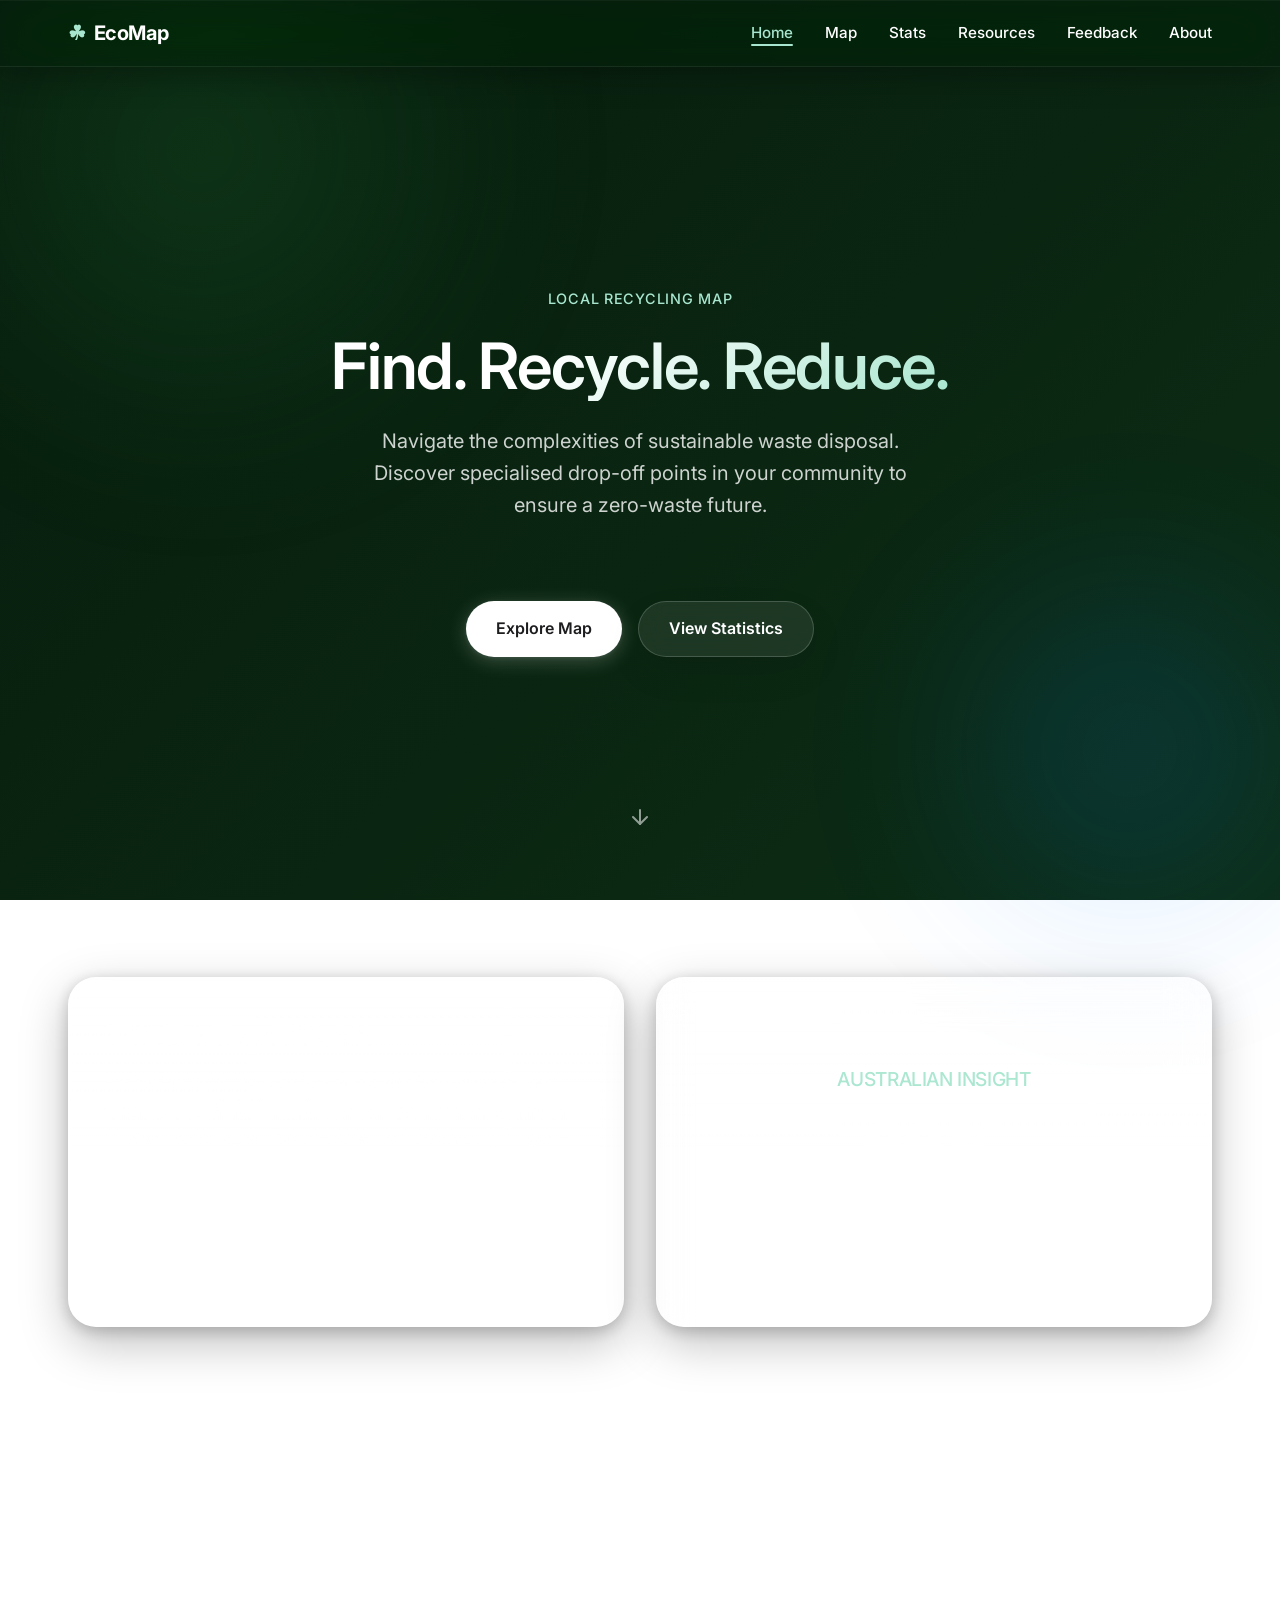
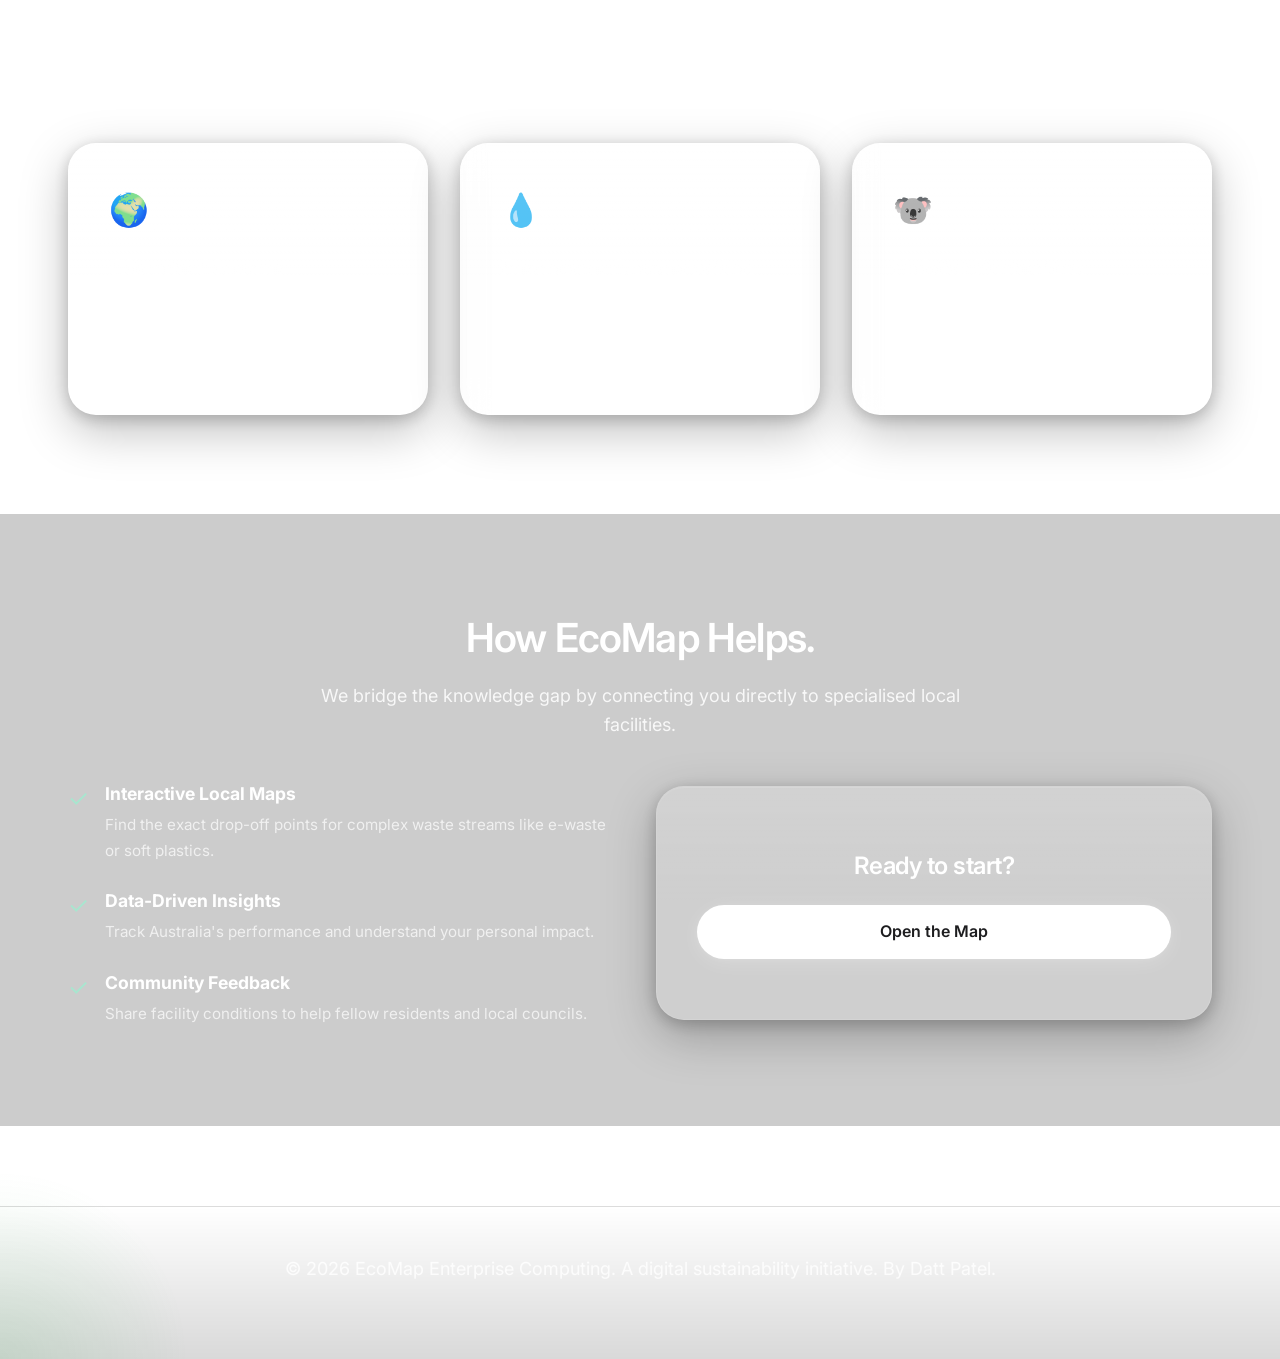
<file: index.html>
<!DOCTYPE html>
<html lang="en">

<head>
    <meta charset="UTF-8">
    <meta name="viewport" content="width=device-width, initial-scale=1.0">
    <title>EcoMap | Find. Recycle. Reduce.</title>
    <link rel="stylesheet" href="style.css">
    <meta name="description"
        content="A local recycling platform to help the community Find, Recycle, and Reduce waste effectively.">
</head>

<body class="home-theme">

    <nav class="navbar">
        <div class="nav-container">
            <a href="index.html" class="brand">
                <span class="eco-color">☘︎</span> EcoMap
            </a>
            <ul class="nav-links">
                <li><a href="index.html" class="nav-link">Home</a></li>
                <li><a href="map.html" class="nav-link">Map</a></li>
                <li><a href="stats.html" class="nav-link">Stats</a></li>
                <li><a href="resources.html" class="nav-link">Resources</a></li>
                <li><a href="feedback.html" class="nav-link">Feedback</a></li>
                <li><a href="about.html" class="nav-link">About</a></li>
            </ul>
        </div>
    </nav>

    <main>
        <header class="hero container">
            <h3
                style="color: #a8e6cf; font-weight: 500; margin-bottom: 20px; letter-spacing: 0.05em; text-transform: uppercase; font-size: 0.9rem;">
                Local Recycling Map</h3>
            <h1 style="max-width: 900px; margin: 0 auto; margin-bottom: 24px;">Find. <span
                    class="eco-color">Recycle.</span> Reduce.</h1>
            <p style="font-size: 1.25rem;">Navigate the complexities of sustainable waste disposal. Discover
                specialised drop-off points in your community to ensure a zero-waste future.</p>
            <div class="flex-gap spacing-md">
                <a href="map.html" class="btn btn-primary">Explore Map</a>
                <a href="stats.html" class="btn btn-secondary">View Statistics</a>
            </div>
            </div>

            <div class="scroll-indicator">
                <svg width="24" height="24" viewBox="0 0 24 24" fill="none" stroke="var(--surface-color)"
                    stroke-width="2" stroke-linecap="round" stroke-linejoin="round">
                    <line x1="12" y1="5" x2="12" y2="19"></line>
                    <polyline points="19 12 12 19 5 12"></polyline>
                </svg>
            </div>
        </header>

        <section class="section">
            <div class="container" style="padding-top: 0;">
                <div class="grid grid-2">
                    <div class="animate-on-scroll card stagger-1">
                        <h2 style="font-size: 1.8rem; margin-bottom: 15px;">The Reality of Waste.</h2>
                        <p>In Australia, millions of tonnes of waste are generated every year. While kerbside recycling
                            captures standard materials, complex items like e-waste and soft plastics frequently end up
                            in landfill due to confusion around appropriate disposal sites.</p>
                        <a href="resources.html" class="btn btn-outline"
                            style="padding: 10px 20px; border-radius: var(--radius-pill); text-decoration: none;">Learn
                            what to recycle</a>
                    </div>

                    <div class="animate-on-scroll card stagger-2 float-idle text-center"
                        style="display: flex; flex-direction: column; justify-content: center; background: rgba(255, 255, 255, 0.15); color: #ffffff; border: 1px solid rgba(255, 255, 255, 0.2); backdrop-filter: blur(20px);">
                        <h3 style="color: #a8e6cf; font-size: 1.2rem; margin-bottom: 20px; font-weight: 500;">
                            AUSTRALIAN INSIGHT</h3>
                        <div style="font-size: 4rem; font-weight: 700; line-height: 1; margin-bottom: 10px;">66%</div>
                        <p style="color: rgba(255, 255, 255, 0.8); margin: 0; font-size: 1rem;">National average
                            recycling recovery rate
                            in recent years, highlighting the massive headroom for improvement.</p>
                    </div>
                </div>
            </div>
        </section>

        <section class="section" style="border-top: 1px solid rgba(255,255,255,0.1);">
            <div class="inner-container text-center animate-on-scroll">
                <h2 style="font-size: 2.5rem; margin-bottom: 20px;">Why Recycling Matters.</h2>
                <p style="max-width: 700px; margin: 0 auto; color: rgba(255,255,255,0.85);">Every piece of waste
                    diverted from landfill reduces greenhouse gas emissions, protects our local ecosystems. By sorting
                    waste correctly, we create a circular economy where materials are repurposed rather than discarded.
                </p>
            </div>
            <div class="inner-container spacing-md grid grid-3">
                <div class="card animate-on-scroll stagger-1">
                    <div style="font-size: 2rem; margin-bottom: 15px;">🌍</div>
                    <h3 style="color: #ffffff;">Climate Change</h3>
                    <p style="font-size: 0.95rem; margin-bottom: 0;">Organics in landfill produce methane, a potent
                        greenhouse gas. Composting prevents this.</p>
                </div>
                <div class="card animate-on-scroll stagger-2">
                    <div style="font-size: 2rem; margin-bottom: 15px;">💧</div>
                    <h3 style="color: #ffffff;">Resource Conservation</h3>
                    <p style="font-size: 0.95rem; margin-bottom: 0;">Recycling aluminium uses 95% less energy than
                        producing it from raw materials.</p>
                </div>
                <div class="card animate-on-scroll stagger-3">
                    <div style="font-size: 2rem; margin-bottom: 15px;">🐨</div>
                    <h3 style="color: #ffffff;">Habitat Protection</h3>
                    <p style="font-size: 0.95rem; margin-bottom: 0;">Reducing the need for raw extraction helps preserve
                        forests and natural wildlife habitats.</p>
                </div>
            </div>
        </section>

        <section class="section" style="background: rgba(0,0,0,0.2);">
            <div class="inner-container text-center animate-on-scroll">
                <h2 style="font-size: 2.5rem; margin-bottom: 20px;">How EcoMap Helps.</h2>
                <p style="max-width: 700px; margin: 0 auto; margin-bottom: 40px; color: rgba(255,255,255,0.85);">We
                    bridge the knowledge gap by connecting you directly to specialised local facilities.</p>

                <div class="grid grid-2" style="text-align: left; align-items: center;">
                    <div class="animate-on-scroll stagger-1">
                        <ul style="list-style: none; padding: 0;">
                            <li style="margin-bottom: 24px; display: flex; gap: 16px;">
                                <span style="color: #a8e6cf; font-size: 1.5rem;">✓</span>
                                <div>
                                    <strong
                                        style="display: block; font-size: 1.1rem; margin-bottom: 4px; color: #ffffff;">Interactive
                                        Local Maps</strong>
                                    <span style="color: rgba(255,255,255,0.7); font-size: 0.95rem;">Find the exact
                                        drop-off points for complex waste streams like e-waste or soft plastics.</span>
                                </div>
                            </li>
                            <li style="margin-bottom: 24px; display: flex; gap: 16px;">
                                <span style="color: #a8e6cf; font-size: 1.5rem;">✓</span>
                                <div>
                                    <strong
                                        style="display: block; font-size: 1.1rem; margin-bottom: 4px; color: #ffffff;">Data-Driven
                                        Insights</strong>
                                    <span style="color: rgba(255,255,255,0.7); font-size: 0.95rem;">Track Australia's
                                        performance and understand your personal impact.</span>
                                </div>
                            </li>
                            <li style="display: flex; gap: 16px;">
                                <span style="color: #a8e6cf; font-size: 1.5rem;">✓</span>
                                <div>
                                    <strong
                                        style="display: block; font-size: 1.1rem; margin-bottom: 4px; color: #ffffff;">Community
                                        Feedback</strong>
                                    <span style="color: rgba(255,255,255,0.7); font-size: 0.95rem;">Share facility
                                        conditions to help fellow residents and local councils.</span>
                                </div>
                            </li>
                        </ul>
                    </div>
                    <div class="card animate-on-scroll stagger-2 center text-center"
                        style="display: flex; flex-direction: column; justify-content: center; align-items: center; padding: 60px 40px;">
                        <h3 style="color: #ffffff; margin-bottom: 20px;">Ready to start?</h3>
                        <a href="map.html" class="btn btn-primary" style="width: 100%;">Open the Map</a>
                    </div>
                </div>
            </div>
        </section>
    </main>

    <footer>
        <p>&copy; 2026 EcoMap Enterprise Computing. A digital sustainability initiative. By Datt Patel.</p>
    </footer>

    <script src="script.js"></script>
</body>

</html>
</file>
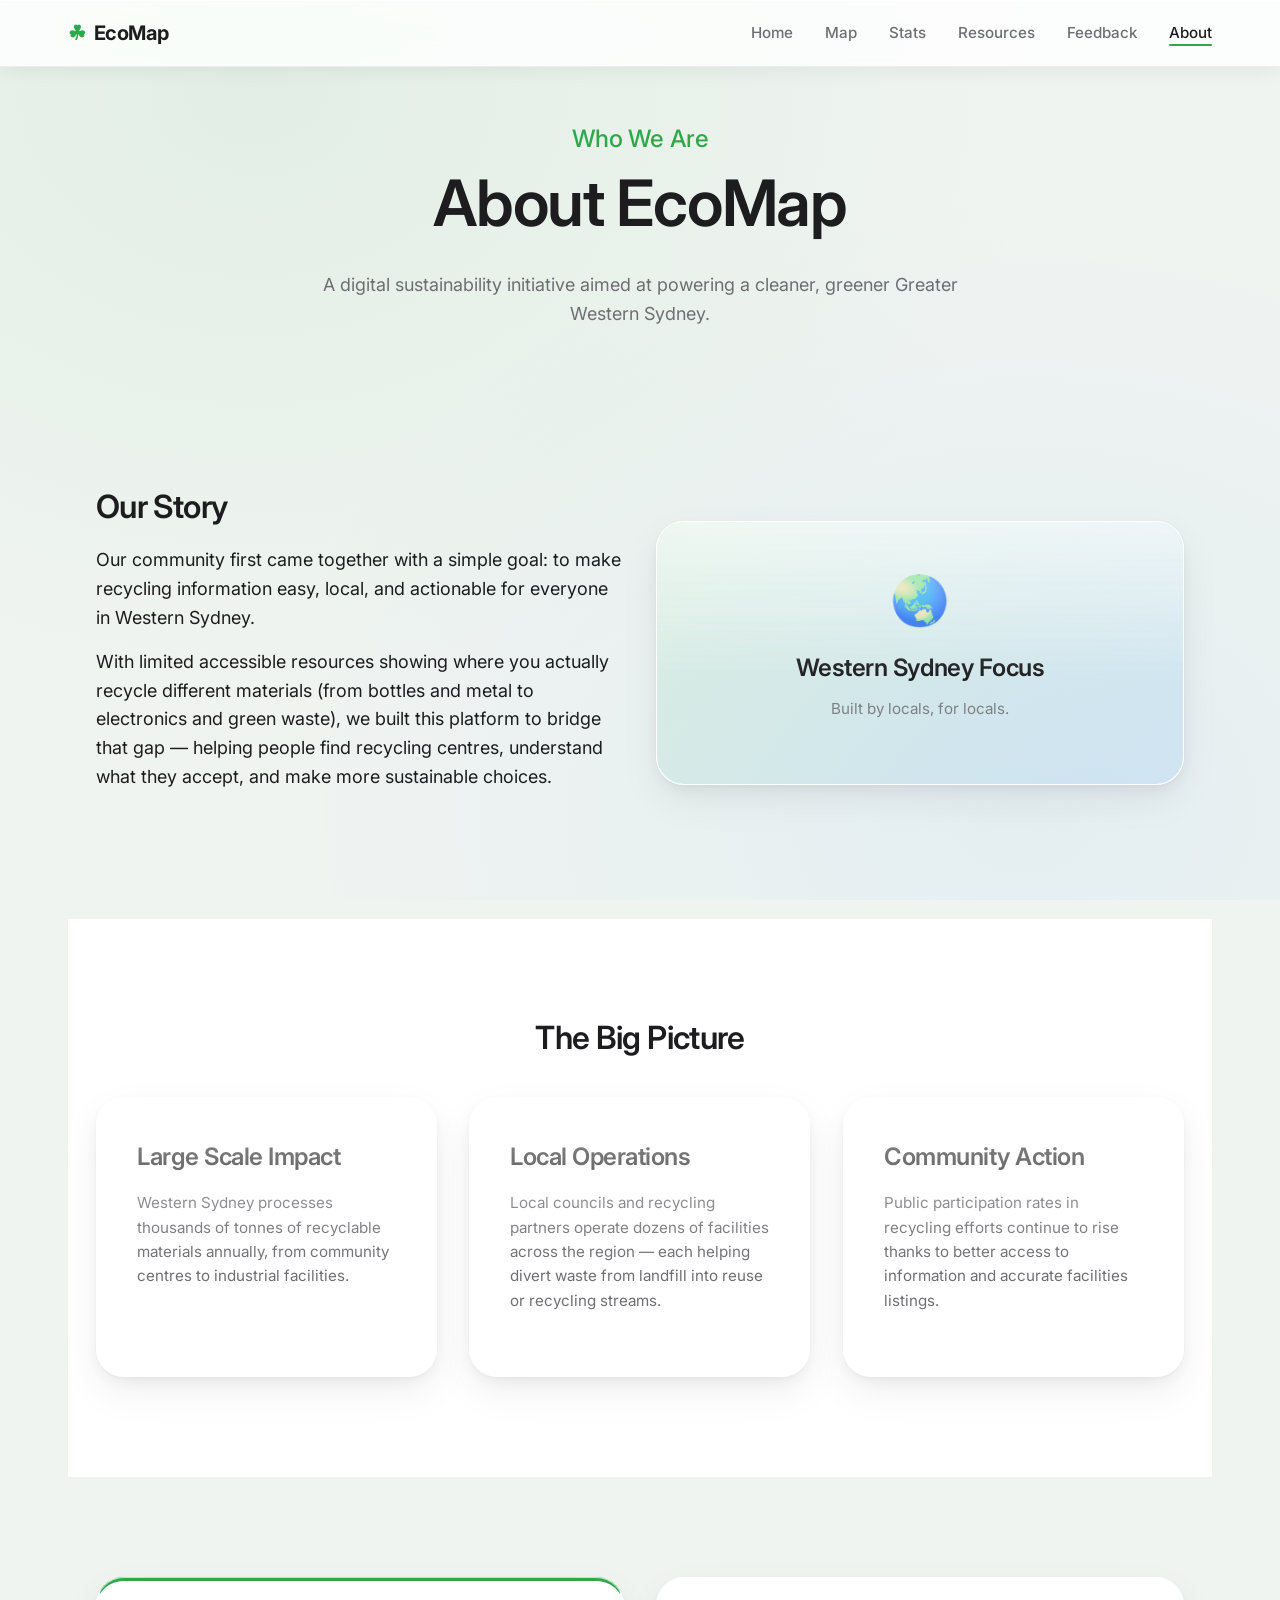
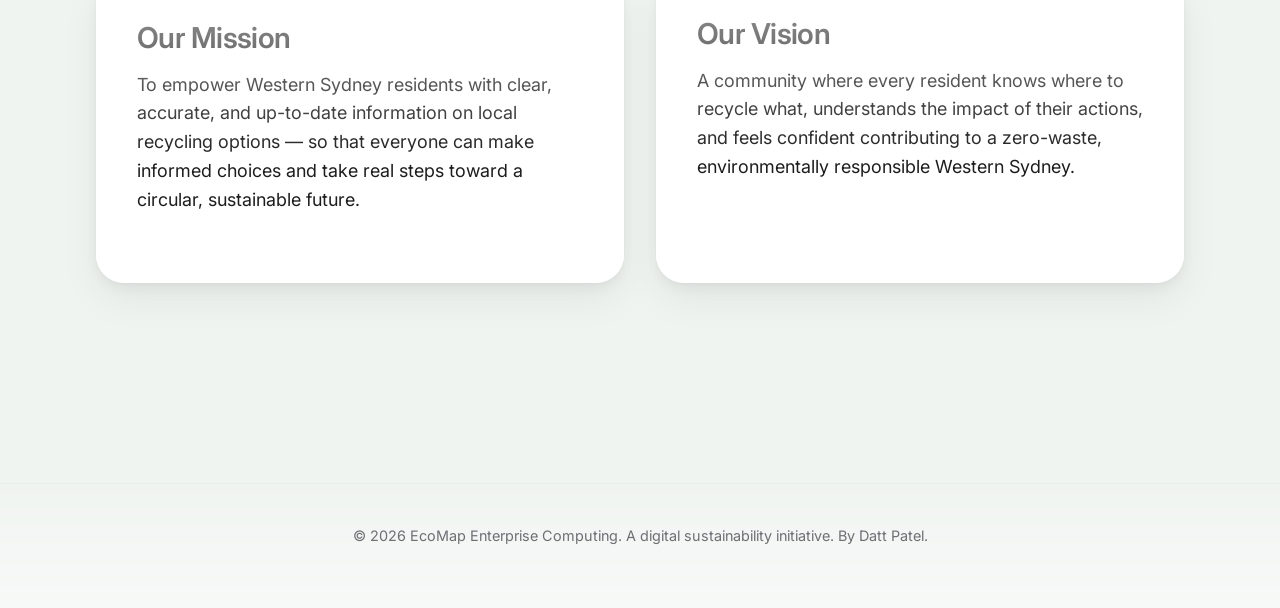
<file: about.html>
<!DOCTYPE html>
<html lang="en">

<head>
    <meta charset="UTF-8">
    <meta name="viewport" content="width=device-width, initial-scale=1.0">
    <title>About - EcoMap</title>
    <link rel="stylesheet" href="style.css">
    <link href="https://fonts.googleapis.com/css2?family=Inter:wght@400;500;600;700&display=swap" rel="stylesheet">
</head>

<body>
    <!-- Navigation -->
    <nav class="navbar">
        <div class="nav-container">
            <a href="index.html" class="brand">
                <span class="eco-color">☘︎</span> EcoMap
            </a>
            <ul class="nav-links">
                <li><a href="index.html" class="nav-link">Home</a></li>
                <li><a href="map.html" class="nav-link">Map</a></li>
                <li><a href="stats.html" class="nav-link">Stats</a></li>
                <li><a href="resources.html" class="nav-link">Resources</a></li>
                <li><a href="feedback.html" class="nav-link">Feedback</a></li>
                <li><a href="about.html" class="nav-link">About</a></li>
            </ul>
        </div>
    </nav>

    <main class="container">
        <header class="text-center animate-on-scroll" style="margin-bottom: 60px;">
            <h3 style="color: var(--primary-green); font-weight: 500; margin-bottom: 10px;">Who We Are</h3>
            <h1>About EcoMap</h1>
            <p style="max-width: 650px; margin: 0 auto;">A digital sustainability initiative aimed at powering a
                cleaner, greener Greater Western Sydney.</p>
        </header>

        <section class="section animate-on-scroll">
            <div class="inner-container">
                <div class="grid grid-2" style="align-items: center;">
                    <div>
                        <h2 style="font-size: 2rem; margin-bottom: 20px;">Our Story</h2>
                        <p style="color: var(--text-color); margin-bottom: 15px;">Our community first came together with
                            a simple goal: to make recycling information easy, local, and actionable for everyone in
                            Western Sydney.</p>
                        <p style="color: var(--text-color);">With limited accessible resources showing where you
                            actually recycle different materials (from bottles and metal to electronics and green
                            waste), we built this platform to bridge that gap — helping people find recycling centres,
                            understand what they accept, and make more sustainable choices.</p>
                    </div>
                    <div class="card"
                        style="padding: 40px; text-align: center; background: linear-gradient(135deg, rgba(52, 199, 89, 0.1) 0%, rgba(10, 132, 255, 0.1) 100%);">
                        <span style="font-size: 3rem; margin-bottom: 10px; display: block;">🌏</span>
                        <h3 style="margin-bottom: 10px;">Western Sydney Focus</h3>
                        <p style="font-size: 0.95rem; opacity: 0.85;">Built by locals, for locals.</p>
                    </div>
                </div>
            </div>
        </section>

        <section class="section bg-white animate-on-scroll">
            <div class="inner-container">
                <div class="text-center" style="margin-bottom: 40px;">
                    <h2 style="font-size: 2rem;">The Big Picture</h2>
                </div>
                <div class="grid grid-3">
                    <div class="card stagger-1">
                        <h3 style="margin-bottom: 15px;">Large Scale Impact</h3>
                        <p style="font-size: 0.95rem;">Western Sydney processes thousands of tonnes of recyclable
                            materials annually, from community centres to industrial facilities.</p>
                    </div>
                    <div class="card stagger-2">
                        <h3 style="margin-bottom: 15px;">Local Operations</h3>
                        <p style="font-size: 0.95rem;">Local councils and recycling partners operate dozens of
                            facilities across the region — each helping divert waste from landfill into reuse or
                            recycling streams.</p>
                    </div>
                    <div class="card stagger-3">
                        <h3 style="margin-bottom: 15px;">Community Action</h3>
                        <p style="font-size: 0.95rem;">Public participation rates in recycling efforts continue to rise
                            thanks to better access to information and accurate facilities listings.</p>
                    </div>
                </div>
            </div>
        </section>

        <section class="section animate-on-scroll">
            <div class="inner-container">
                <div class="grid grid-2">
                    <div class="card" style="border-top: 4px solid var(--primary-green);">
                        <h2 style="font-size: 1.8rem; margin-bottom: 15px;">Our Mission</h2>
                        <p style="color: var(--text-color);">To empower Western Sydney residents with clear, accurate,
                            and up-to-date information on local recycling options — so that everyone can make informed
                            choices and take real steps toward a circular, sustainable future.</p>
                    </div>
                    <div class="card" style="border-top: 4px solid var(--primary-blue);">
                        <h2 style="font-size: 1.8rem; margin-bottom: 15px;">Our Vision</h2>
                        <p style="color: var(--text-color);">A community where every resident knows where to recycle
                            what, understands the impact of their actions, and feels confident contributing to a
                            zero-waste, environmentally responsible Western Sydney.</p>
                    </div>
                </div>
            </div>
        </section>
    </main>

    <footer class="text-center" style="margin-top: 40px; padding: 40px 0; border-top: 1px solid rgba(0,0,0,0.05);">
        <p style="color: var(--text-color); font-size: 0.9rem;">© 2026 EcoMap Enterprise Computing. A digital
            sustainability initiative. By Datt Patel.</p>
    </footer>

    <script src="script.js"></script>
</body>

</html>
</file>
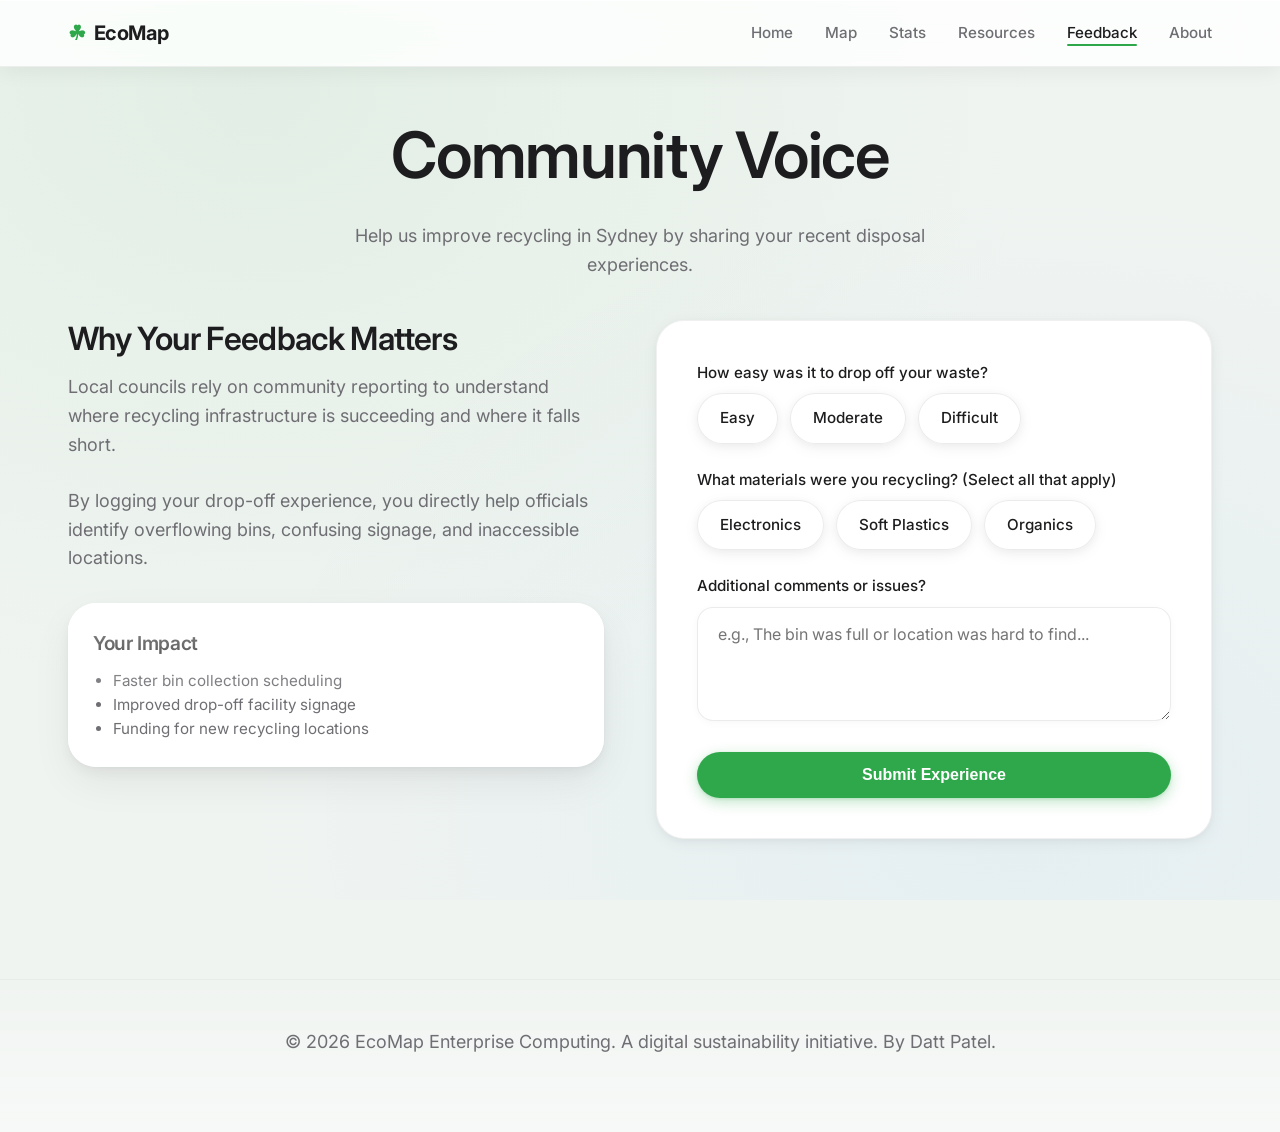
<file: feedback.html>
<!DOCTYPE html>
<html lang="en">

<head>
  <meta charset="UTF-8">
  <meta name="viewport" content="width=device-width, initial-scale=1.0">
  <title>Feedback | EcoMap</title>
  <link rel="stylesheet" href="style.css">
  <meta name="description" content="Share your recycling experiences with EcoMap.">
  <style>
    .feedback-container {
      background: var(--surface-color);
      padding: 40px;
      border-radius: var(--radius-lg);
      box-shadow: var(--shadow-sm);
      border: 1px solid var(--glass-border);
      max-width: 600px;
      margin: 0 auto;
    }

    .stats-summary {
      margin-top: 40px;
      padding-top: 20px;
      border-top: 1px solid var(--glass-border);
      display: none;
      /* Shown via JS */
    }

    .stat-item {
      display: flex;
      justify-content: space-between;
      margin-bottom: 10px;
      padding: 10px;
      background: #f7f9f7;
      border-radius: var(--radius-sm);
    }

    .stat-bar {
      height: 6px;
      background: var(--primary-green);
      border-radius: 3px;
      margin-top: 6px;
      transition: width 0.5s ease;
    }
  </style>
</head>

<body>

  <nav class="navbar">
    <div class="nav-container">
      <a href="index.html" class="brand">
        <span class="eco-color">☘︎</span> EcoMap
      </a>
      <ul class="nav-links">
        <li><a href="index.html" class="nav-link">Home</a></li>
        <li><a href="map.html" class="nav-link">Map</a></li>
        <li><a href="stats.html" class="nav-link">Stats</a></li>
        <li><a href="resources.html" class="nav-link">Resources</a></li>
        <li><a href="feedback.html" class="nav-link active">Feedback</a></li>
        <li><a href="about.html" class="nav-link">About</a></li>
      </ul>
    </div>
  </nav>

  <main class="container">
    <div class="animate-on-scroll text-center" style="margin-bottom: 40px;">
      <h1>Community Voice</h1>
      <p style="max-width: 600px; margin: 0 auto;">Help us improve recycling in Sydney by sharing your recent disposal
        experiences.</p>
    </div>

    <section class="grid grid-2 animate-on-scroll stagger-1" style="align-items: start;">
      <div style="padding-right: 20px;">
        <h2 style="font-size: 2rem; margin-bottom: 15px;">Why Your Feedback Matters</h2>
        <p>Local councils rely on community reporting to understand where recycling infrastructure is succeeding and
          where it falls short.</p>
        <p>By logging your drop-off experience, you directly help officials identify overflowing bins, confusing
          signage, and inaccessible locations.</p>
        <div class="card bg-white" style="margin-top: 30px; padding: 24px;">
          <h3 style="font-size: 1.2rem; margin-bottom: 10px;">Your Impact</h3>
          <ul style="color: var(--text-secondary); margin-left: 20px; font-size: 0.95rem;">
            <li>Faster bin collection scheduling</li>
            <li>Improved drop-off facility signage</li>
            <li>Funding for new recycling locations</li>
          </ul>
        </div>
      </div>

      <div class="feedback-container" id="feedbackContainer" style="margin: 0; width: 100%;">
        <form id="feedbackForm" style="transition: opacity 0.3s ease;">
          <div class="form-group">
            <label class="form-label">How easy was it to drop off your waste?</label>
            <div class="radio-group">
              <label class="radio-label">
                <input type="radio" name="ease" value="easy" required> Easy
              </label>
              <label class="radio-label">
                <input type="radio" name="ease" value="moderate"> Moderate
              </label>
              <label class="radio-label">
                <input type="radio" name="ease" value="difficult"> Difficult
              </label>
            </div>
          </div>

          <div class="form-group">
            <label class="form-label">What materials were you recycling? (Select all that apply)</label>
            <div class="checkbox-group">
              <label class="checkbox-label">
                <input type="checkbox" name="materials" value="electronics"> Electronics
              </label>
              <label class="checkbox-label">
                <input type="checkbox" name="materials" value="plastics"> Soft Plastics
              </label>
              <label class="checkbox-label">
                <input type="checkbox" name="materials" value="organics"> Organics
              </label>
            </div>
          </div>

          <div class="form-group">
            <label class="form-label">Additional comments or issues?</label>
            <textarea name="comments" class="form-control" rows="4"
              placeholder="e.g., The bin was full or location was hard to find..."></textarea>
          </div>

          <button type="submit" class="btn btn-primary" style="width: 100%;">Submit Experience</button>
        </form>

        <div id="successMessage" style="display: none; text-align: center; padding: 20px;">
          <div style="font-size: 3rem; color: var(--primary-green); margin-bottom: 10px;">✓</div>
          <h3>Thank you!</h3>
          <p>Your feedback has been logged and will help us improve local facilities.</p>
        </div>

        <div id="statsSummary" class="stats-summary" style="opacity: 0; transition: opacity 0.5s ease;">
          <h3 style="margin-bottom: 15px;">Community Sentiments</h3>
          <div id="statsContent"></div>
        </div>
      </div>
    </section>
  </main>

  <footer>
    <p>&copy; 2026 EcoMap Enterprise Computing. A digital sustainability initiative. By Datt Patel.</p>
  </footer>

  <script src="script.js"></script>
</body>

</html>
</file>
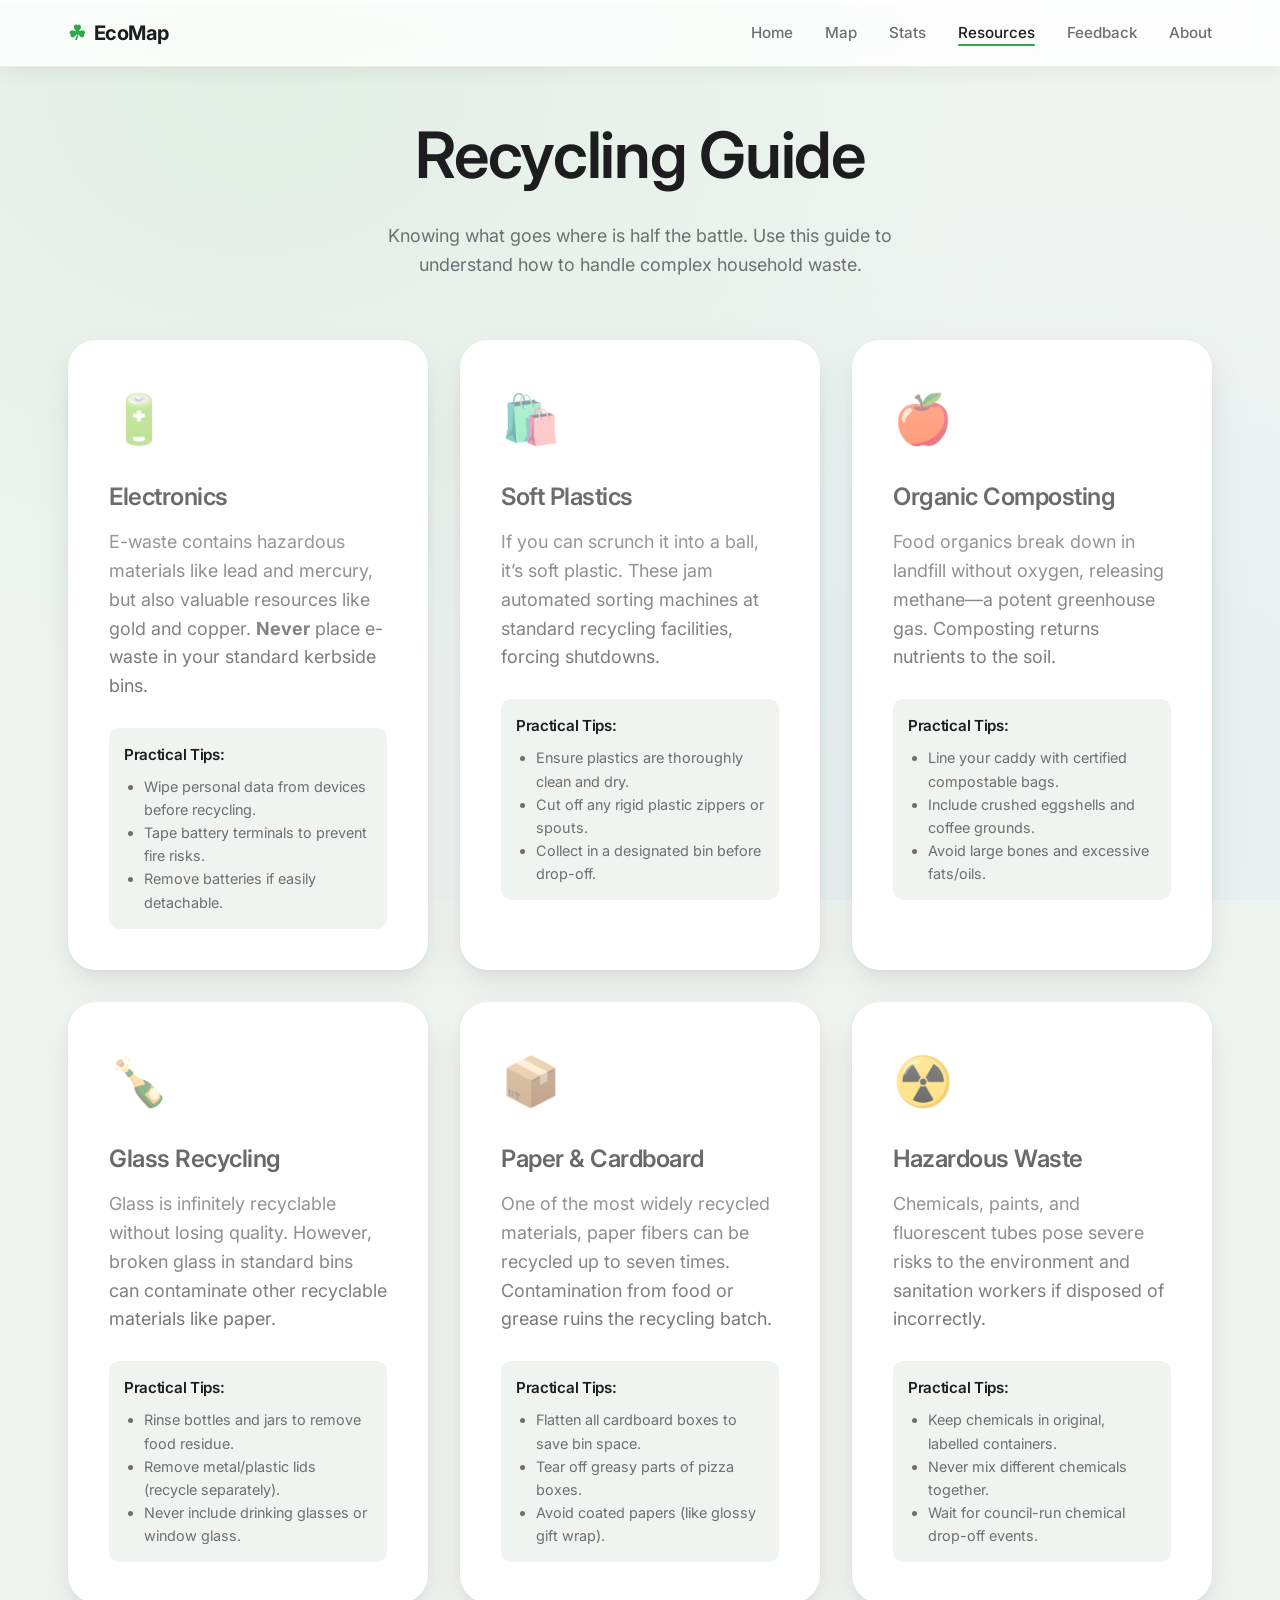
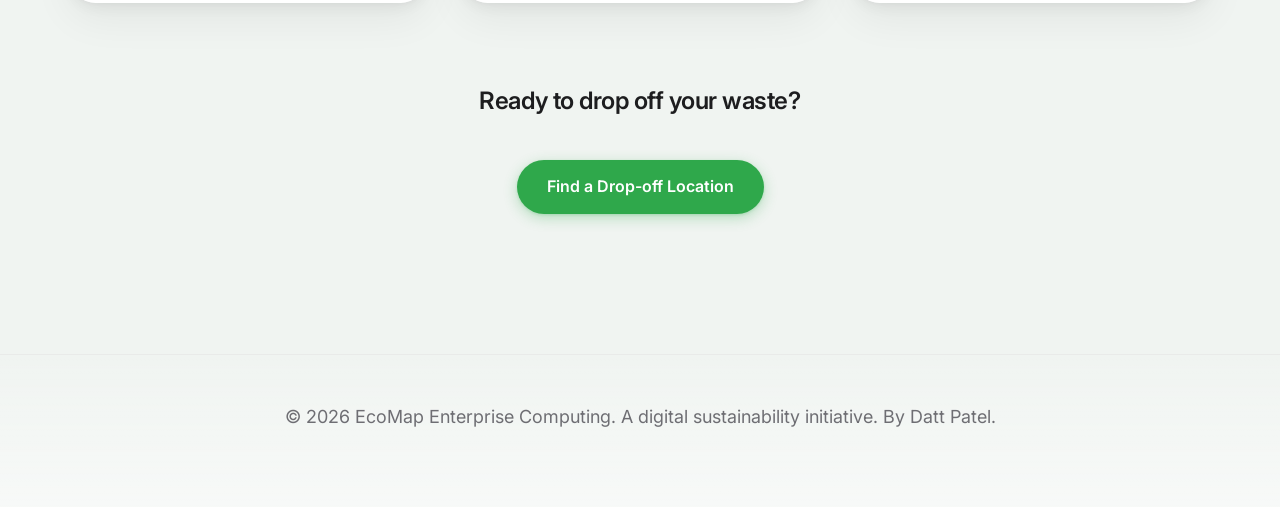
<file: resources.html>
<!DOCTYPE html>
<html lang="en">

<head>
    <meta charset="UTF-8">
    <meta name="viewport" content="width=device-width, initial-scale=1.0">
    <title>Resources | EcoMap</title>
    <link rel="stylesheet" href="style.css">
    <meta name="description" content="Learn what and how to recycle safely in Sydney.">
</head>

<body>

    <nav class="navbar">
        <div class="nav-container">
            <a href="index.html" class="brand">
                <span class="eco-color">☘︎</span> EcoMap
            </a>
            <ul class="nav-links">
                <li><a href="index.html" class="nav-link">Home</a></li>
                <li><a href="map.html" class="nav-link">Map</a></li>
                <li><a href="stats.html" class="nav-link">Stats</a></li>
                <li><a href="resources.html" class="nav-link">Resources</a></li>
                <li><a href="feedback.html" class="nav-link">Feedback</a></li>
                <li><a href="about.html" class="nav-link">About</a></li>
            </ul>
        </div>
    </nav>

    <main class="container">
        <div class="animate-on-scroll text-center" style="margin-bottom: 60px;">
            <h1>Recycling Guide</h1>
            <p style="max-width: 600px; margin: 0 auto;">Knowing what goes where is half the battle. Use this guide to
                understand how to handle complex household waste.</p>
        </div>

        <section class="grid grid-3">
            <div class="animate-on-scroll card stagger-1">
                <div style="font-size: 3rem; margin-bottom: 20px;">🔋</div>
                <h3>Electronics</h3>
                <p>E-waste contains hazardous materials like lead and mercury, but also valuable resources like gold and
                    copper. <strong>Never</strong> place e-waste in your standard kerbside bins.</p>
                <div
                    style="background: var(--bg-color); padding: 15px; border-radius: var(--radius-sm); margin-top: 20px;">
                    <h4 style="font-size: 0.95rem; margin-bottom: 8px;">Practical Tips:</h4>
                    <ul style="color: var(--text-secondary); margin-left: 20px; font-size: 0.9rem;">
                        <li>Wipe personal data from devices before recycling.</li>
                        <li>Tape battery terminals to prevent fire risks.</li>
                        <li>Remove batteries if easily detachable.</li>
                    </ul>
                </div>
            </div>

            <div class="animate-on-scroll card stagger-2">
                <div style="font-size: 3rem; margin-bottom: 20px;">🛍️</div>
                <h3>Soft Plastics</h3>
                <p>If you can scrunch it into a ball, it’s soft plastic. These jam automated sorting machines at
                    standard recycling facilities, forcing shutdowns.</p>
                <div
                    style="background: var(--bg-color); padding: 15px; border-radius: var(--radius-sm); margin-top: 20px;">
                    <h4 style="font-size: 0.95rem; margin-bottom: 8px;">Practical Tips:</h4>
                    <ul style="color: var(--text-secondary); margin-left: 20px; font-size: 0.9rem;">
                        <li>Ensure plastics are thoroughly clean and dry.</li>
                        <li>Cut off any rigid plastic zippers or spouts.</li>
                        <li>Collect in a designated bin before drop-off.</li>
                    </ul>
                </div>
            </div>

            <div class="animate-on-scroll card stagger-3">
                <div style="font-size: 3rem; margin-bottom: 20px;">🍎</div>
                <h3>Organic Composting</h3>
                <p>Food organics break down in landfill without oxygen, releasing methane—a potent greenhouse gas.
                    Composting returns nutrients to the soil.</p>
                <div
                    style="background: var(--bg-color); padding: 15px; border-radius: var(--radius-sm); margin-top: 20px;">
                    <h4 style="font-size: 0.95rem; margin-bottom: 8px;">Practical Tips:</h4>
                    <ul style="color: var(--text-secondary); margin-left: 20px; font-size: 0.9rem;">
                        <li>Line your caddy with certified compostable bags.</li>
                        <li>Include crushed eggshells and coffee grounds.</li>
                        <li>Avoid large bones and excessive fats/oils.</li>
                    </ul>
                </div>
            </div>

            <div class="animate-on-scroll card stagger-1">
                <div style="font-size: 3rem; margin-bottom: 20px;">🍾</div>
                <h3>Glass Recycling</h3>
                <p>Glass is infinitely recyclable without losing quality. However, broken glass in standard bins can
                    contaminate other recyclable materials like paper.</p>
                <div
                    style="background: var(--bg-color); padding: 15px; border-radius: var(--radius-sm); margin-top: 20px;">
                    <h4 style="font-size: 0.95rem; margin-bottom: 8px;">Practical Tips:</h4>
                    <ul style="color: var(--text-secondary); margin-left: 20px; font-size: 0.9rem;">
                        <li>Rinse bottles and jars to remove food residue.</li>
                        <li>Remove metal/plastic lids (recycle separately).</li>
                        <li>Never include drinking glasses or window glass.</li>
                    </ul>
                </div>
            </div>

            <div class="animate-on-scroll card stagger-2">
                <div style="font-size: 3rem; margin-bottom: 20px;">📦</div>
                <h3>Paper & Cardboard</h3>
                <p>One of the most widely recycled materials, paper fibers can be recycled up to seven times.
                    Contamination from food or grease ruins the recycling batch.</p>
                <div
                    style="background: var(--bg-color); padding: 15px; border-radius: var(--radius-sm); margin-top: 20px;">
                    <h4 style="font-size: 0.95rem; margin-bottom: 8px;">Practical Tips:</h4>
                    <ul style="color: var(--text-secondary); margin-left: 20px; font-size: 0.9rem;">
                        <li>Flatten all cardboard boxes to save bin space.</li>
                        <li>Tear off greasy parts of pizza boxes.</li>
                        <li>Avoid coated papers (like glossy gift wrap).</li>
                    </ul>
                </div>
            </div>

            <div class="animate-on-scroll card stagger-3">
                <div style="font-size: 3rem; margin-bottom: 20px;">☢️</div>
                <h3>Hazardous Waste</h3>
                <p>Chemicals, paints, and fluorescent tubes pose severe risks to the environment and sanitation
                    workers if disposed of incorrectly.</p>
                <div
                    style="background: var(--bg-color); padding: 15px; border-radius: var(--radius-sm); margin-top: 20px;">
                    <h4 style="font-size: 0.95rem; margin-bottom: 8px;">Practical Tips:</h4>
                    <ul style="color: var(--text-secondary); margin-left: 20px; font-size: 0.9rem;">
                        <li>Keep chemicals in original, labelled containers.</li>
                        <li>Never mix different chemicals together.</li>
                        <li>Wait for council-run chemical drop-off events.</li>
                    </ul>
                </div>
            </div>
        </section>

        <div class="animate-on-scroll text-center spacing-lg">
            <h3>Ready to drop off your waste?</h3>
            <div class="spacing-md">
                <a href="map.html" class="btn btn-primary">Find a Drop-off Location</a>
            </div>
        </div>
    </main>

    <footer>
        <p>&copy; 2026 EcoMap Enterprise Computing. A digital sustainability initiative. By Datt Patel.</p>
    </footer>

    <script src="script.js"></script>
</body>

</html>
</file>
<file: style.css>
@import url('https://fonts.googleapis.com/css2?family=Inter:wght@300;400;500;600;700&display=swap');

:root {
  /* Color Palette */
  --bg-color: #f0f4f1;
  --surface-color: #ffffff;
  --text-main: #1d1d1f;
  --text-secondary: #6e6e73;
  --primary-green: #2fa84b;
  --primary-hover: #26893c;
  --accent-blue: #0A84FF;
  --accent-brown: #A0522D;
  --glass-bg: rgba(255, 255, 255, 0.82);
  --glass-border: rgba(0, 0, 0, 0.06);

  /* Layered Floating Shadows */
  --shadow-float: 0 2px 4px rgba(0,0,0,0.03),
                  0 6px 16px rgba(0,0,0,0.05),
                  0 16px 40px rgba(0,0,0,0.06);
  --shadow-hover: 0 4px 8px rgba(0,0,0,0.04),
                  0 12px 32px rgba(0,0,0,0.08),
                  0 28px 64px rgba(0,0,0,0.1);
  --shadow-sm:    0 2px 8px rgba(0,0,0,0.04),
                  0 4px 16px rgba(0,0,0,0.05);
  --shadow-glow:  0 0 0 1px rgba(47,168,75,0.06),
                  0 8px 32px rgba(47,168,75,0.12);

  /* Radii */
  --radius-sm: 10px;
  --radius-md: 16px;
  --radius-lg: 28px;
  --radius-xl: 36px;
  --radius-pill: 999px;

  /* Transitions */
  --transition-fast: 0.25s cubic-bezier(0.16, 1, 0.3, 1);
  --transition-slow: 0.65s cubic-bezier(0.16, 1, 0.3, 1);
  --transition-bounce: 0.5s cubic-bezier(0.34, 1.56, 0.64, 1);
}

/* Reset & Base */
*, *::before, *::after {
  box-sizing: border-box;
  margin: 0;
  padding: 0;
}

html {
  scroll-behavior: smooth;
}

body {
  font-family: 'Inter', sans-serif;
  background-color: var(--bg-color);
  color: var(--text-main);
  line-height: 1.6;
  -webkit-font-smoothing: antialiased;
  overflow-x: hidden;
  opacity: 0;
  transition: opacity 0.6s ease-out;
  /* Subtle ambient background texture */
  background-image:
    radial-gradient(ellipse at 20% 10%, rgba(47,168,75,0.07) 0%, transparent 55%),
    radial-gradient(ellipse at 80% 90%, rgba(10,132,255,0.05) 0%, transparent 55%);
  background-attachment: fixed;
}
body.loaded {
  opacity: 1;
}

/* Typography */
h1, h2, h3, h4 {
  font-weight: 600;
  letter-spacing: -0.02em;
  margin-bottom: 0.5em;
  color: var(--text-main);
}
h1 { font-size: 4rem; line-height: 1.1; }
h2 { font-size: 2.5rem; line-height: 1.2; }
h3 { font-size: 1.5rem; }
p  { font-size: 1.125rem; color: var(--text-secondary); margin-bottom: 1.5em; }
.eco-color { color: var(--primary-green); }

/* ─── Navigation ───────────────────────────────────────────────── */
.navbar {
  position: fixed;
  top: 0;
  width: 100%;
  z-index: 1000;
  /* Frosted glass pill bar feel */
  background: var(--glass-bg);
  backdrop-filter: saturate(200%) blur(24px);
  -webkit-backdrop-filter: saturate(200%) blur(24px);
  border-bottom: 1px solid var(--glass-border);
  box-shadow: 0 1px 0 rgba(255,255,255,0.8) inset,
              0 4px 20px rgba(0,0,0,0.06);
  transition: transform var(--transition-fast),
              background var(--transition-fast);
}

.nav-container {
  max-width: 1200px;
  margin: 0 auto;
  padding: 0 28px;
  height: 66px;
  display: flex;
  justify-content: space-between;
  align-items: center;
}

.brand {
  font-size: 1.25rem;
  font-weight: 700;
  color: var(--text-main);
  text-decoration: none;
  letter-spacing: -0.02em;
  display: flex;
  align-items: center;
  gap: 8px;
  transition: opacity var(--transition-fast);
}
.brand:hover { opacity: 0.75; }

.nav-links {
  display: flex;
  gap: 32px;
  list-style: none;
}

.nav-link {
  text-decoration: none;
  color: var(--text-secondary);
  font-weight: 500;
  font-size: 0.95rem;
  transition: color var(--transition-fast);
  position: relative;
}

.nav-link:hover, .nav-link.active {
  color: var(--text-main);
}
.nav-link.active::after {
  content: '';
  position: absolute;
  bottom: -4px;
  left: 0;
  width: 100%;
  height: 2px;
  background: var(--primary-green);
  border-radius: 2px;
}

/* ─── Scroll Animations ─────────────────────────────────────────── */
.animate-on-scroll {
  opacity: 0;
  transform: translateY(36px) scale(0.985);
  transition: opacity 0.9s cubic-bezier(0.16, 1, 0.3, 1),
              transform 0.9s cubic-bezier(0.16, 1, 0.3, 1);
  will-change: opacity, transform;
}
.animate-on-scroll.is-visible {
  opacity: 1;
  transform: translateY(0) scale(1);
}
.stagger-1 { transition-delay: 0.08s; }
.stagger-2 { transition-delay: 0.18s; }
.stagger-3 { transition-delay: 0.28s; }
.stagger-4 { transition-delay: 0.38s; }

/* ─── Buttons ───────────────────────────────────────────────────── */
.btn {
  display: inline-flex;
  align-items: center;
  justify-content: center;
  gap: 8px;
  padding: 14px 30px;
  border-radius: var(--radius-pill);
  font-weight: 600;
  font-size: 1rem;
  text-decoration: none;
  cursor: pointer;
  transition: transform var(--transition-bounce),
              box-shadow var(--transition-fast),
              background-color var(--transition-fast);
  border: none;
  position: relative;
  overflow: hidden;
}

/* Shimmer overlay on hover */
.btn::after {
  content: '';
  position: absolute;
  inset: 0;
  background: linear-gradient(105deg, transparent 40%, rgba(255,255,255,0.18) 50%, transparent 60%);
  transform: translateX(-100%);
  transition: transform 0.5s ease;
}
.btn:hover::after { transform: translateX(100%); }

.btn-primary {
  background-color: var(--primary-green);
  color: #fff;
  box-shadow: 0 4px 14px rgba(47,168,75,0.3),
              0 1px 3px rgba(47,168,75,0.2);
}
.btn-primary:hover {
  background-color: var(--primary-hover);
  transform: translateY(-3px) scale(1.02);
  box-shadow: 0 8px 24px rgba(47,168,75,0.4),
              0 2px 6px rgba(47,168,75,0.25);
}
.btn-primary:active { transform: translateY(-1px) scale(0.99); }

.btn-secondary {
  background-color: var(--surface-color);
  color: var(--text-main);
  box-shadow: var(--shadow-float);
  border: 1px solid var(--glass-border);
}
.btn-secondary:hover {
  background-color: #f5f5f7;
  transform: translateY(-3px) scale(1.02);
  box-shadow: var(--shadow-hover);
}

.btn-outline {
  background-color: transparent;
  color: var(--text-main);
  border: 1.5px solid rgba(0,0,0,0.15);
}
.btn-outline:hover, .btn-outline.active {
  background-color: var(--text-main);
  color: var(--surface-color);
  transform: translateY(-2px);
  box-shadow: 0 6px 20px rgba(0,0,0,0.15);
}

/* ─── Layout Utilities ──────────────────────────────────────────── */
.container {
  max-width: 1200px;
  margin: 0 auto;
  padding: 120px 28px 60px;
}
.section { padding: 100px 0; }
.bg-white { background-color: var(--surface-color); }
.text-center { text-align: center; }
.spacing-md { margin-top: 40px; }
.spacing-lg { margin-top: 80px; }
.flex-gap  { display: flex; gap: 16px; justify-content: center; flex-wrap: wrap; }
.inner-container { max-width: 1200px; margin: 0 auto; padding: 0 28px; }

/* ─── Hero Section ──────────────────────────────────────────────── */
.hero {
  min-height: 90vh;
  display: flex;
  flex-direction: column;
  justify-content: center;
  align-items: center;
  text-align: center;
  position: relative;
  padding-top: 60px;
}
.hero p {
  max-width: 600px;
  margin: 0 auto 40px;
}

.scroll-indicator {
  position: absolute;
  bottom: 40px;
  animation: floatBounce 2.8s ease-in-out infinite;
  opacity: 0.55;
}
@keyframes floatBounce {
  0%, 100% { transform: translateY(0); }
  50%       { transform: translateY(-12px); }
}

/* ─── Floating Cards ────────────────────────────────────────────── */
.card {
  background: var(--surface-color);
  border-radius: var(--radius-lg);
  padding: 40px;
  box-shadow: var(--shadow-float);
  transition: transform var(--transition-slow),
              box-shadow var(--transition-slow);
  border: 1px solid rgba(255,255,255,0.9);
  /* Subtle top highlight edge */
  outline: 1px solid rgba(255,255,255,0.7);
  outline-offset: -1px;
  position: relative;
  will-change: transform;
}

/* Ambient inner glow on bottom */
.card::before {
  content: '';
  position: absolute;
  inset: 0;
  border-radius: var(--radius-lg);
  background: linear-gradient(180deg,
    rgba(255,255,255,0.6) 0%,
    rgba(255,255,255,0) 60%);
  pointer-events: none;
}

.card:hover {
  transform: translateY(-10px) scale(1.01);
  box-shadow: var(--shadow-hover);
}

/* Gentle perpetual float for hero stat cards */
.card.float-idle {
  animation: idleFloat 5s ease-in-out infinite;
}
@keyframes idleFloat {
  0%, 100% { transform: translateY(0px); }
  50%       { transform: translateY(-6px); }
}
.card.float-idle:hover {
  animation-play-state: paused;
  transform: translateY(-10px) scale(1.01);
  box-shadow: var(--shadow-hover);
}

/* ─── Grids ─────────────────────────────────────────────────────── */
.grid { display: grid; gap: 32px; perspective: 1200px; }
.grid-2 { grid-template-columns: repeat(auto-fit, minmax(300px, 1fr)); }
.grid-3 { grid-template-columns: repeat(auto-fit, minmax(280px, 1fr)); }

/* ─── Map & Chart Containers ────────────────────────────────────── */
.map-container {
  height: 600px;
  width: 100%;
  border-radius: var(--radius-lg);
  overflow: hidden;
  box-shadow: var(--shadow-float);
  border: 1px solid var(--glass-border);
  z-index: 1;
}
.chart-wrapper {
  background: var(--surface-color);
  padding: 40px;
  border-radius: var(--radius-lg);
  box-shadow: var(--shadow-float);
  position: relative;
  height: 40vh;
  width: 100%;
  border: 1px solid rgba(255,255,255,0.9);
  transition: box-shadow var(--transition-slow);
}
.chart-wrapper:hover {
  box-shadow: var(--shadow-hover);
}

/* ─── Forms ─────────────────────────────────────────────────────── */
.form-group { margin-bottom: 24px; }
.form-label { display: block; margin-bottom: 8px; font-weight: 500; font-size: 0.95rem; }
.form-control {
  width: 100%;
  padding: 16px 20px;
  border: 1.5px solid rgba(0,0,0,0.08);
  border-radius: var(--radius-md);
  font-family: inherit;
  font-size: 1rem;
  background: rgba(255,255,255,0.85);
  backdrop-filter: blur(6px);
  transition: border-color var(--transition-fast),
              box-shadow var(--transition-fast),
              transform var(--transition-fast);
  box-shadow: 0 2px 8px rgba(0,0,0,0.03);
}
.form-control:focus {
  outline: none;
  border-color: var(--primary-green);
  box-shadow: 0 0 0 4px rgba(47,168,75,0.12),
              0 4px 12px rgba(47,168,75,0.08);
  transform: translateY(-1px);
  background: #fff;
}

.radio-group, .checkbox-group {
  display: flex;
  gap: 12px;
  flex-wrap: wrap;
}
.radio-label, .checkbox-label {
  display: flex;
  align-items: center;
  gap: 8px;
  cursor: pointer;
  padding: 12px 22px;
  background: rgba(255,255,255,0.85);
  border: 1.5px solid rgba(0,0,0,0.08);
  border-radius: var(--radius-pill);
  transition: all var(--transition-bounce);
  box-shadow: var(--shadow-sm);
  font-weight: 500;
  font-size: 0.95rem;
}
.radio-label:hover, .checkbox-label:hover {
  transform: translateY(-2px);
  box-shadow: 0 6px 20px rgba(0,0,0,0.1);
}
.radio-label input, .checkbox-label input { display: none; }
.radio-label:has(input:checked), .checkbox-label:has(input:checked) {
  background: var(--text-main);
  color: var(--surface-color);
  border-color: var(--text-main);
  box-shadow: 0 6px 20px rgba(29,29,31,0.2);
  transform: translateY(-2px);
}

/* ─── Footer ─────────────────────────────────────────────────────── */
footer {
  text-align: center;
  padding: 48px 24px;
  color: var(--text-secondary);
  font-size: 0.9rem;
  margin-top: 80px;
  border-top: 1px solid var(--glass-border);
  background: linear-gradient(180deg, transparent, rgba(255,255,255,0.5));
}

/* ─── Stat bar (feedback page) ──────────────────────────────────── */
.stat-bar {
  height: 6px;
  border-radius: 3px;
  margin-top: 4px;
  transition: width 0.8s cubic-bezier(0.16, 1, 0.3, 1);
}

/* ═══════════════════════════════════════════════════════════════════
   HOME PAGE – Inverted Dark Green Theme
═══════════════════════════════════════════════════════════════════ */
.home-theme {
  background: linear-gradient(135deg, #071c0d, #0e3318, #1a5c30, #0c3820);
  background-size: 400% 400%;
  animation: gradientSlow 18s ease infinite;
  color: #ffffff;
  /* Layered ambient orbs */
  background-attachment: fixed;
}

@keyframes gradientSlow {
  0%   { background-position: 0% 50%; }
  50%  { background-position: 100% 50%; }
  100% { background-position: 0% 50%; }
}

/* Ambient floating orbs (pseudo decorations via body) */
.home-theme::before,
.home-theme::after {
  content: '';
  position: fixed;
  border-radius: 50%;
  pointer-events: none;
  z-index: 0;
  filter: blur(80px);
  opacity: 0.18;
}
.home-theme::before {
  width: 700px; height: 700px;
  top: -200px; left: -150px;
  background: radial-gradient(circle, #2fa84b, transparent 70%);
  animation: driftOrb1 20s ease-in-out infinite alternate;
}
.home-theme::after {
  width: 500px; height: 500px;
  bottom: -100px; right: -100px;
  background: radial-gradient(circle, #0A84FF, transparent 70%);
  animation: driftOrb2 25s ease-in-out infinite alternate;
}
@keyframes driftOrb1 {
  from { transform: translate(0, 0) scale(1); }
  to   { transform: translate(80px, 60px) scale(1.15); }
}
@keyframes driftOrb2 {
  from { transform: translate(0, 0) scale(1); }
  to   { transform: translate(-60px, -40px) scale(1.1); }
}

.home-theme > * { position: relative; z-index: 1; }

.home-theme .navbar {
  background: rgba(8, 28, 16, 0.45);
  border-bottom: 1px solid rgba(255,255,255,0.07);
  box-shadow: 0 1px 0 rgba(255,255,255,0.04) inset,
              0 8px 32px rgba(0,0,0,0.3);
}

.home-theme .brand,
.home-theme .nav-link,
.home-theme h1,
.home-theme h2,
.home-theme h3,
.home-theme h4 { color: #ffffff; }

.home-theme .nav-link:hover,
.home-theme .nav-link.active { color: #a8e6cf; }

.home-theme .nav-link.active::after { background: #a8e6cf; }

.home-theme p { color: rgba(255,255,255,0.8); }

/* Gradient Hero Text */
.home-theme .hero h1 {
  background: linear-gradient(140deg, #ffffff 35%, #a8e6cf 100%);
  -webkit-background-clip: text;
  background-clip: text;
  -webkit-text-fill-color: transparent;
}

/* Home Buttons */
.home-theme .btn-primary {
  background-color: #ffffff;
  color: #1d1d1f;
  box-shadow: 0 4px 20px rgba(255,255,255,0.2),
              0 1px 4px rgba(255,255,255,0.1);
}
.home-theme .btn-primary:hover {
  background-color: #f0f2f0;
  box-shadow: 0 8px 32px rgba(255,255,255,0.35);
}
.home-theme .btn-secondary {
  background-color: rgba(255,255,255,0.08);
  color: #ffffff;
  border-color: rgba(255,255,255,0.18);
  backdrop-filter: blur(12px);
}
.home-theme .btn-secondary:hover {
  background-color: rgba(255,255,255,0.16);
  box-shadow: 0 8px 24px rgba(0,0,0,0.25);
}
.home-theme .btn-outline {
  color: #ffffff;
  border-color: rgba(255,255,255,0.28);
}
.home-theme .btn-outline:hover {
  background-color: #ffffff;
  color: #1d1d1f;
  box-shadow: 0 6px 20px rgba(255,255,255,0.25);
}

/* Home Cards – frosted glass floating panels */
.home-theme .card {
  background: rgba(255,255,255,0.06);
  border: 1px solid rgba(255,255,255,0.12);
  box-shadow: 0 4px 16px rgba(0,0,0,0.2),
              0 16px 48px rgba(0,0,0,0.25),
              inset 0 1px 0 rgba(255,255,255,0.1);
  backdrop-filter: blur(16px);
  -webkit-backdrop-filter: blur(16px);
  outline: none;
}
.home-theme .card::before {
  background: linear-gradient(180deg,
    rgba(255,255,255,0.08) 0%,
    rgba(255,255,255,0) 50%);
}
.home-theme .card:hover {
  background: rgba(255,255,255,0.1);
  box-shadow: 0 8px 24px rgba(0,0,0,0.25),
              0 24px 64px rgba(0,0,0,0.3),
              inset 0 1px 0 rgba(255,255,255,0.15);
}

/* Home Footer */
.home-theme footer {
  border-top: 1px solid rgba(255,255,255,0.09);
  color: rgba(255,255,255,0.5);
  background: linear-gradient(180deg, transparent, rgba(0,0,0,0.15));
}

.home-theme .brand .eco-color,
.home-theme .eco-color { color: #a8e6cf; }

/* ─── Responsive tweaks ─────────────────────────────────────────── */
@media (max-width: 768px) {
  h1 { font-size: 2.6rem; }
  h2 { font-size: 1.8rem; }
  .nav-links { gap: 18px; }
  .card { padding: 28px; }
  .grid-3 { grid-template-columns: 1fr; }
}
</file>
